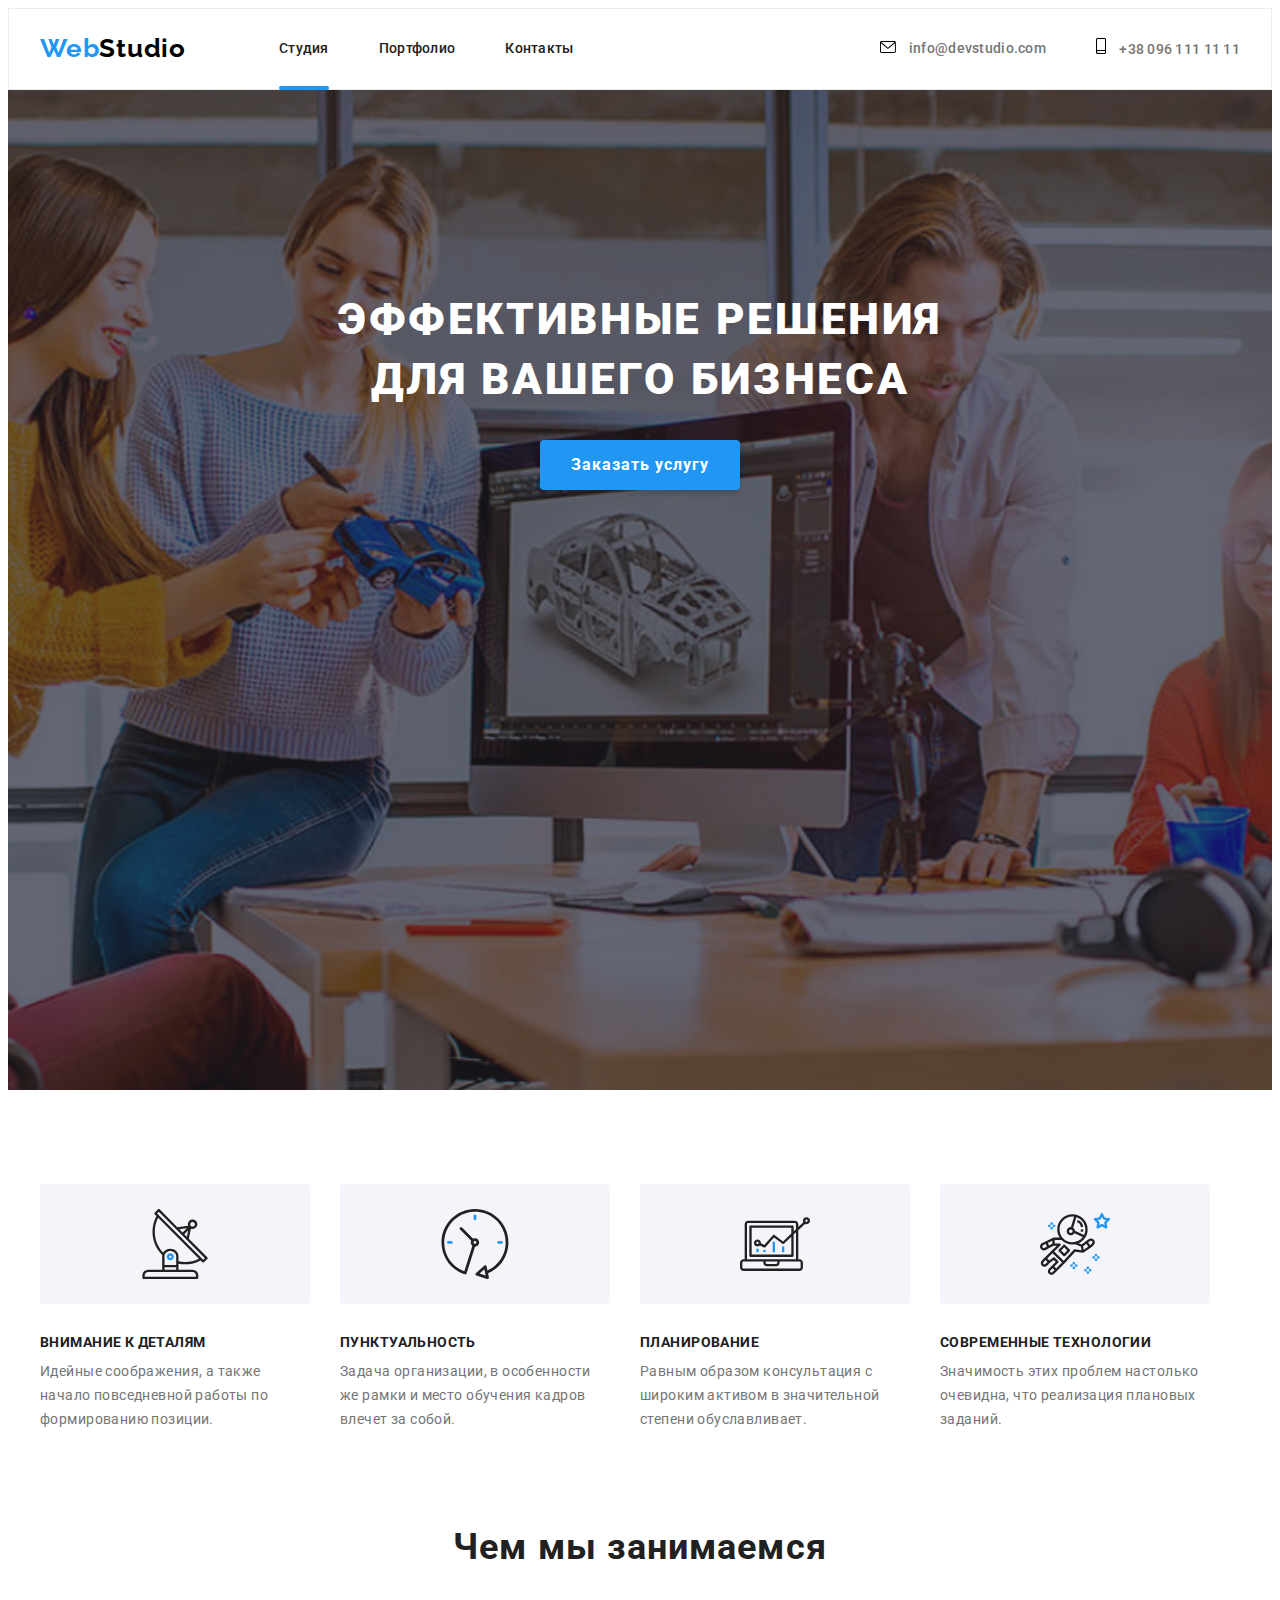
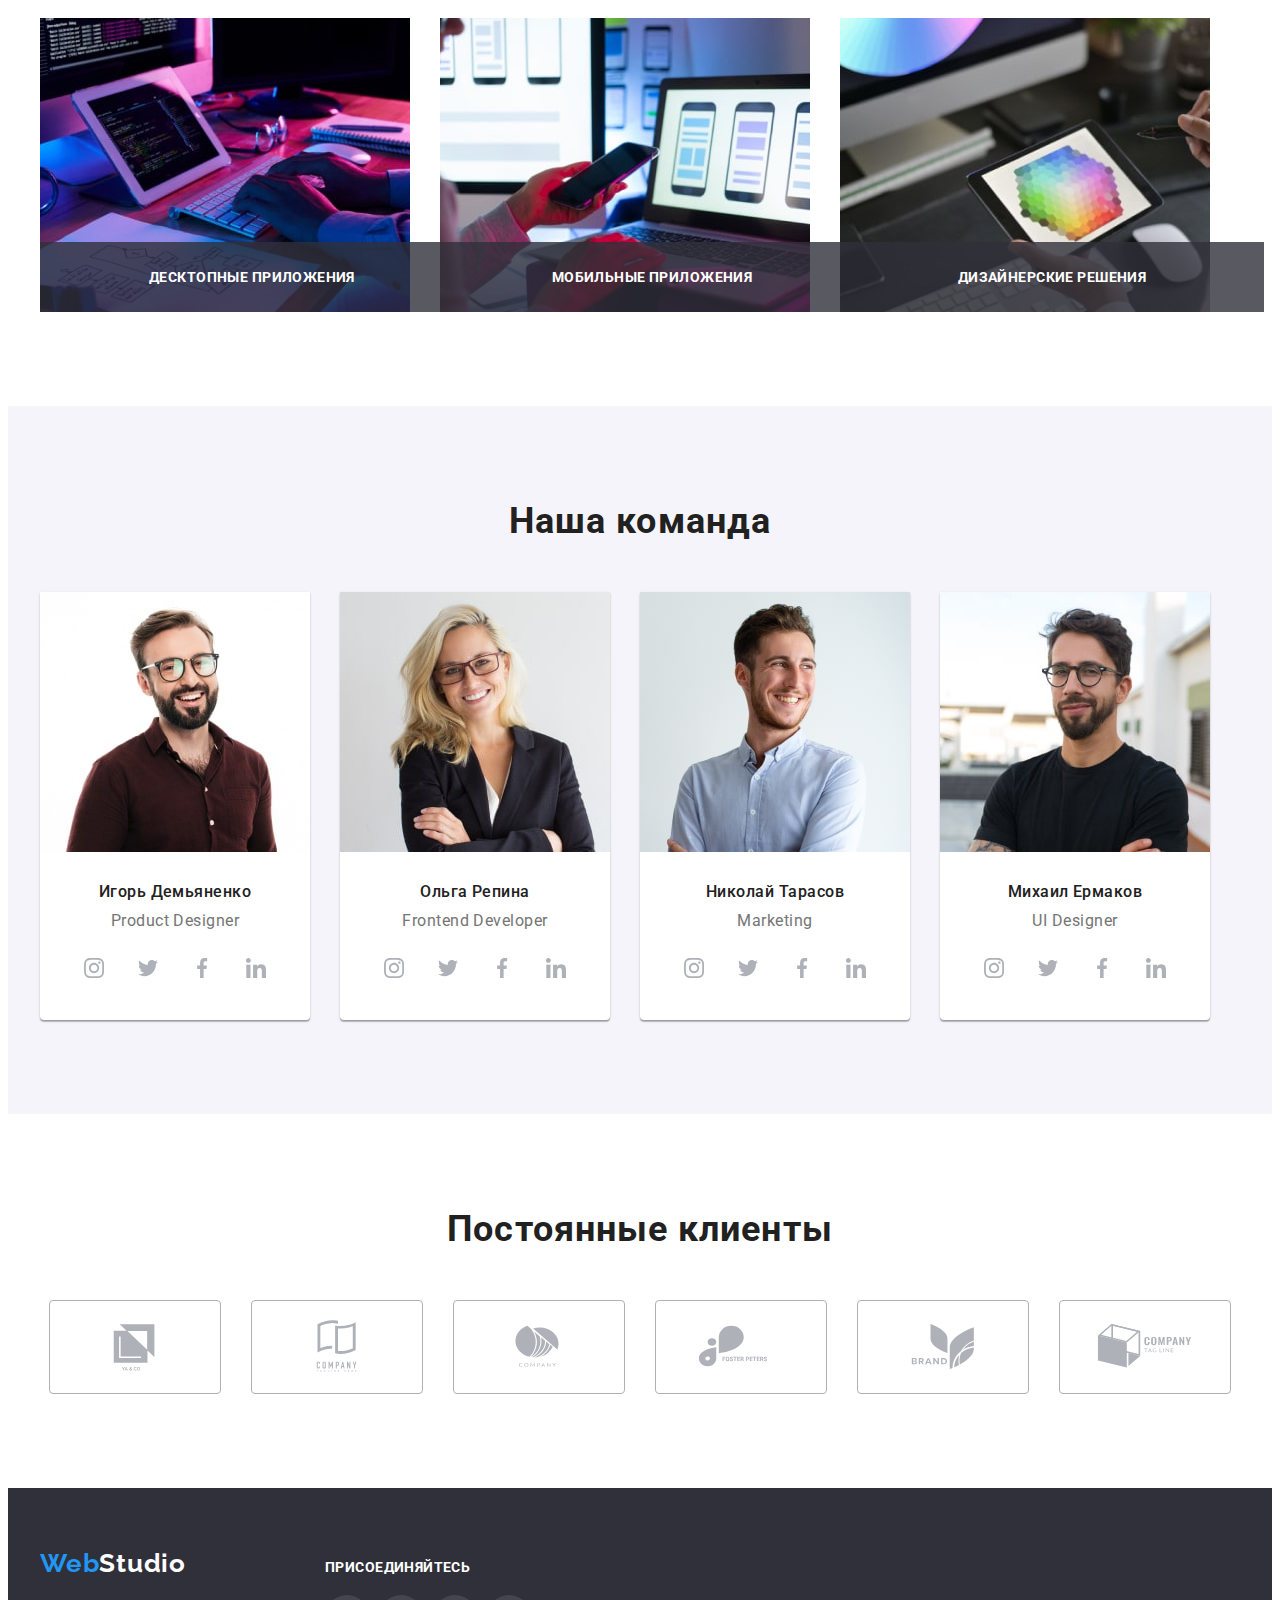
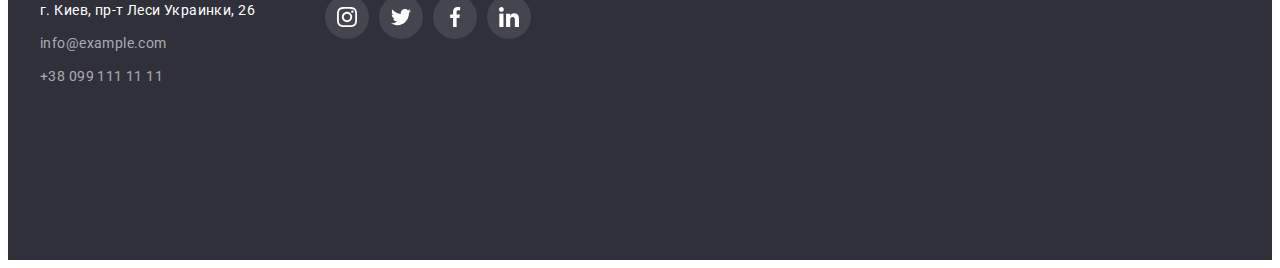
<file: index.html>
<!DOCTYPE html>
<html lang="ru">

<head>
    <meta charset="UTF-8">
    <meta http-equiv="X-UA-Compatible" content="IE=edge">
    <meta name="viewport" content="width=device-width, initial-scale=1.0">
    <title>WebStudio</title>
    <link rel="preconnect" href="https://fonts.googleapis.com">
    <link rel="preconnect" href="https://fonts.gstatic.com" crossorigin>
    <link href="https://fonts.googleapis.com/css2?family=Raleway:wght@700&family=Roboto:wght@400;500;700;900&display=swap"
        rel="stylesheet">
        <link rel="stylesheet" href="https://cdnjs.cloudflare.com/ajax/libs/modern-normalize/1.1.0/modern-normalize.min.css"
            integrity="sha512-wpPYUAdjBVSE4KJnH1VR1HeZfpl1ub8YT/NKx4PuQ5NmX2tKuGu6U/JRp5y+Y8XG2tV+wKQpNHVUX03MfMFn9Q=="
            crossorigin="anonymous" referrerpolicy="no-referrer" />
        <link rel="stylesheet" href="./css/styles.css">
</head>

<body>
    <!-- Шапка/HEADER ------------------------------------------->
    <header class="header">
        <div class="container header-container">
            <nav class="navigation">
                <div class="logo">
                    <a class="logo-part-1" href="">Web</a><a class="logo-part-2" href="">Studio</a>
                </div>
                <ul class="header-list">
                    <li class="header-item"><a href="./index.html" class="current header-link">Студия</a></li>
                    <li class="header-item"><a href="./portfolio.html" class="header-link">Портфолио</a></li>
                    <li class="header-item"><a href="" class="header-link">Контакты</a></li>
                </ul>
            </nav>
            <ul class="header-contacts">
                <li class="header-contacts-mail">
                    <a class="header-mail" href="mailto:info@devstudio.com">
                        <svg class="header-icon" width="16" height="12">
                            <use href="./images/header-icons.svg#icon-envelope"></use>
                        </svg>
                        info@devstudio.com
                    </a>
                </li>


                <li class="header-contacts-tel">
                    <a class="header-tel" href="tel:+380961111111">
                        <svg class="header-icon" width="10" height="16">
                            <use href="./images/header-icons.svg#icon-smartphone"></use>
                        </svg>
                        +38 096 111 11 11
                    </a>
                </li>
            </ul>
        </div>
    </header>
    <main>
        <!-- Первая страничка/HERO ------------------------------>
        <section class="hero">
            <div class="container hero-container">
                <h1 class="hero-title">Эффективные решения <br> для вашего бизнеса</h1>
                <div class="hero-button">
                <button type="button" class="hero-btn" data-modal-open>Заказать услугу</button>
                </div>
            </div>
        </section>
        <!-- Преимущества/BENEFITS ------------------------------>
        <section class="benefits">
            <div class="container">
                <ul class="benefits-list">
                    <li class="benefits-item">
                        <div class="icon-background">
                            <svg class="benefits-icon" width="70" height="70">
                                <use href="./images/benefits-icons.svg#icon-antenna-1"></use>
                            </svg>
                        </div>
                        <h3 class="benefits-item-title">Внимание к деталям</h3>
                        <p class="benefits-item-text"> Идейные соображения, а также начало повседневной работы
                            по формированию позиции.
                        </p>
                    </li>
                    <li class="benefits-item">
                        <div class="icon-background">
                            <svg class="benefits-icon" width="70" height="70">
                                <use href="./images/benefits-icons.svg#icon-clock-1"></use>
                            </svg>
                        </div>
                        <h3 class="benefits-item-title">Пунктуальность</h3>
                        <p class="benefits-item-text">
                            Задача организации, в особенности же рамки и место
                            обучения кадров влечет за собой.
                        </p>
                    </li>
                    <li class="benefits-item">
                        <div class="icon-background">
                            <svg class="benefits-icon" width="70" height="70">
                                <use href="./images/benefits-icons.svg#icon-diagram-1"></use>
                            </svg>
                        </div>
                        <h3 class="benefits-item-title">Планирование</h3>
                        <p class="benefits-item-text">
                            Равным образом консультация с широким активом
                            в значительной степени обуславливает.
                        </p>
                    </li>
                    <li class="benefits-item">
                        <div class="icon-background">
                            <svg class="benefits-icon" width="70" height="70">
                                <use href="./images/benefits-icons.svg#icon-astronaut-1"></use>
                            </svg>
                        </div>
                        <h3 class="benefits-item-title">Современные технологии</h3>
                        <p class="benefits-item-text">
                            Значимость этих проблем настолько очевидна,
                            что реализация плановых заданий.
                        </p>
                    </li>
                </ul>
            </div>
        </section>
        <!-- Что мы делаем/WHAT WE DO ------------------------------>
        <section class="what-we-do">
            <div class="container">
                <h2 class="what-we-do-title">Чем мы занимаемся</h2>
                <ul class="what-we-do-list">
                    <li class="what-we-do-item">
                            <img 
                            src="./images/dev-work-1.jpg" 
                            alt="Разработчик пишет код" 
                            width="370" 
                            height="294"
                            class="what-we-do-img">
                            <p class="what-we-do-top-text">Десктопные приложения</p>    
                    </li>
                    <li class="what-we-do-item">
                        <img 
                        src="./images/dev-work-2.jpg" 
                        alt="Разработчик теститрует приложение" 
                        width="370" 
                        height="294"
                        class="what-we-do-img">
                        <p class="what-we-do-top-text">Мобильные приложения</p>
                    </li>
                    <li class="what-we-do-item">
                        <img 
                        src="./images/dev-work-3.jpg" 
                        alt="Работа с цветом и дизайном" 
                        width="370" 
                        height="294"
                        class="what-we-do-img">
                        <p class="what-we-do-top-text">Дизайнерские решения</p>
                    </li>
                </ul>
            </div>
        </section>
        <!-- Команда/TEAM ------------------------------>
        <section class="team">
            <div class="container">
                <h2 class="team-title">Наша команда</h2>
                <ul class="team-list">
                    <li class="team-item">
                        <img src="./images/product-designer.jpg" 
                        alt="Продакт дизайнер" 
                        width="270" 
                        height="260"
                        class="team-img">
                        <div class="team-text-container">
                            <p class="team-text">Игорь Демьяненко</p>
                            <p lang="en" class="team-position-text">Product Designer</p>
                            <ul class="team-social-list list">
                                <li class="team-social-item">
                                    <a href="" class="team-social-link">
                                        <svg class="team-social-icon" width="20" height="20">
                                            <use href="./images/icons.svg#icon-instagram-2-2"></use>
                                        </svg>
                                    </a>
                                </li>
                                <li class="team-social-item">
                                    <a href="" class="team-social-link">
                                        <svg class="team-social-icon" width="20" height="20">
                                            <use href="./images/icons.svg#icon-twitter-1"></use>
                                        </svg>
                                    </a>
                                </li>
                                <li class="team-social-item">
                                    <a href="" class="team-social-link">
                                        <svg class="team-social-icon" width="20" height="20">
                                            <use href="./images/icons.svg#icon-facebook-1-1"></use>
                                        </svg>
                                    </a>
                                </li>
                                <li class="team-social-item">
                                    <a href="" class="team-social-link">
                                        <svg class="team-social-icon" width="20" height="20">
                                            <use href="./images/icons.svg#icon-linkedin-1-1"></use>
                                        </svg>
                                    </a>
                                </li>
                            </ul>
                        </div>
                    </li>
                    <li class="team-item">
                        <img src="./images/frontend-developer.jpg" 
                        alt="Фронтэнд разработчик" 
                        width="270" 
                        height="260"
                        class="team-img">
                        <div class="team-text-container">
                            <p class="team-text">Ольга Репина</p>
                            <p lang="en" class="team-position-text">Frontend Developer</p>
                            <ul class="team-social-list list">
                                <li class="team-social-item">
                                    <a href="" class="team-social-link">
                                        <svg class="team-social-icon" width="20" height="20">
                                            <use href="./images/icons.svg#icon-instagram-2-2"></use>
                                        </svg>
                                    </a>
                                </li>
                                <li class="team-social-item">
                                    <a href="" class="team-social-link">
                                        <svg class="team-social-icon" width="20" height="20">
                                            <use href="./images/icons.svg#icon-twitter-1"></use>
                                        </svg>
                                    </a>
                                </li>
                                <li class="team-social-item">
                                    <a href="" class="team-social-link">
                                        <svg class="team-social-icon" width="20" height="20">
                                            <use href="./images/icons.svg#icon-facebook-1-1"></use>
                                        </svg>
                                    </a>
                                </li>
                                <li class="team-social-item">
                                    <a href="" class="team-social-link">
                                        <svg class="team-social-icon" width="20" height="20">
                                            <use href="./images/icons.svg#icon-linkedin-1-1"></use>
                                        </svg>
                                    </a>
                                </li>
                            </ul>
                        </div>


                    </li>
                    <li class="team-item">
                        <img src="./images/marketing.jpg" 
                        alt="Маркетолог" 
                        width="270" 
                        height="260"
                        class="team-img">
                        <div class="team-text-container">
                            <p class="team-text">Николай Тарасов</p>
                            <p lang="en" class="team-position-text">Marketing</p>
                            <ul class="team-social-list list">
                                <li class="team-social-item">
                                    <a href="" class="team-social-link">
                                        <svg class="team-social-icon" width="20" height="20">
                                            <use href="./images/icons.svg#icon-instagram-2-2"></use>
                                        </svg>
                                    </a>
                                </li>
                                <li class="team-social-item">
                                    <a href="" class="team-social-link">
                                        <svg class="team-social-icon" width="20" height="20">
                                            <use href="./images/icons.svg#icon-twitter-1"></use>
                                        </svg>
                                    </a>
                                </li>
                                <li class="team-social-item">
                                    <a href="" class="team-social-link">
                                        <svg class="team-social-icon" width="20" height="20">
                                            <use href="./images/icons.svg#icon-facebook-1-1"></use>
                                        </svg>
                                    </a>
                                </li>
                                <li class="team-social-item">
                                    <a href="" class="team-social-link">
                                        <svg class="team-social-icon" width="20" height="20">
                                            <use href="./images/icons.svg#icon-linkedin-1-1"></use>
                                        </svg>
                                    </a>
                                </li>
                            </ul>
                        </div>

                    </li>
                    <li class="team-item">
                        <img src="./images/ui-designer.jpg" 
                        alt="UI Designer" 
                        width="270" 
                        height="260"
                        class="team-img">
                        <div class="team-text-container">
                            <p class="team-text">Михаил Ермаков</p>
                            <p lang="en" class="team-position-text">UI Designer</p>
                            <ul class="team-social-list list">
                                <li class="team-social-item">
                                    <a href="" class="team-social-link">
                                        <svg class="team-social-icon" width="20" height="20">
                                            <use href="./images/icons.svg#icon-instagram-2-2"></use>
                                        </svg>
                                    </a>
                                </li>
                                <li class="team-social-item">
                                    <a href="" class="team-social-link">
                                        <svg class="team-social-icon" width="20" height="20">
                                            <use href="./images/icons.svg#icon-twitter-1"></use>
                                        </svg>
                                    </a>
                                </li>
                                <li class="team-social-item">
                                    <a href="" class="team-social-link">
                                        <svg class="team-social-icon" width="20" height="20">
                                            <use href="./images/icons.svg#icon-facebook-1-1"></use>
                                        </svg>
                                    </a>
                                </li>
                                <li class="team-social-item">
                                    <a href="" class="team-social-link">
                                        <svg class="team-social-icon" width="20" height="20">
                                            <use href="./images/icons.svg#icon-linkedin-1-1"></use>
                                        </svg>
                                    </a>
                                </li>
                            </ul>
                        </div>
                    </li>
                </ul>
            </div>
        </section>
        <!-- Клиенты/CLIENTS ------------------------------>
        <section class="clients">
            <div class="container">
                <h2 class="clients-title">Постоянные клиенты</h2>
                <ul class="clients-list">
                    <li class="clients-item">
                        <a href="" class="clients-item-link">
                            <svg class="clients-logo" width="106" height="60">
                                <use href="./images/client-icons.svg#icon-Logo"></use>
                            </svg>
                        </a>
                    </li>
                    <li class="clients-item">
                        <a href="" class="clients-item-link">
                            <svg class="clients-logo" width="106" height="60">
                                <use href="./images/client-icons.svg#icon-Logo-1"></use>
                            </svg>
                        </a>
                    </li>
                    <li class="clients-item">
                        <a href="" class="clients-item-link">
                            <svg class="clients-logo" width="106" height="60">
                                <use href="./images/client-icons.svg#icon-Logo-2"></use>
                            </svg>
                        </a>
                    </li>
                    <li class="clients-item">
                        <a href="" class="clients-item-link">
                            <svg class="clients-logo" width="106" height="60">
                                <use href="./images/client-icons.svg#icon-Logo-3"></use>
                            </svg>
                        </a>
                    </li>
                    <li class="clients-item"><a href="" class="clients-item-link">
                        <svg class="clients-logo" width="106" height="60">
                            <use href="./images/client-icons.svg#icon-Logo-4"></use>
                        </svg>
                    </a></li>
                    <li class="clients-item"><a href="" class="clients-item-link">
                        <svg class="clients-logo" width="106" height="60">
                            <use href="./images/client-icons.svg#icon-Logo-5"></use>
                        </svg>
                    </a></li>
                </ul>
            </div>
        </section>

    </main>
    <!-- Футер/FOOTER ------------------------------>
    <footer class="footer">
        <div class="container footer-container">
            <div class="footer-part-1">
                <div class="footer-logo">
                    <a class="logo-part-1" href="">Web</a><a class="logo-part-3" href="">Studio</a>
                </div>
                <address class="adress">
                    <ul class="footer-list">
                        <li class="footer-item">
                            <a href="https://goo.gl/maps/hSURDnSNpB8HD9zd6" target="_blank"
                                rel="noopener noreferrer nofollow" class="footer-adress">г. Киев, пр-т Леси Украинки, 26</a>
                        </li>
                        <li class="footer-item">
                            <a href="mailto:info@example.com" class="footer-mail">info@example.com</a>
                        </li>
                        <li class="footer-item">
                            <a href="tel:+380991111111" class="footer-tel">+38 099 111 11 11</a>
                        </li>
                    </ul>
                </address>
            </div>
            <div class="footer-part-2">
                <p class="footer-text">присоединяйтесь</p>
                <ul class="footer-social-list list">
                    <li class="footer-social-item">
                        <a href="" class="footer-social-link">
                            <svg class="footer-social-icon" width="20" height="20">
                                <use href="./images/icons.svg#icon-instagram-2-2"></use>
                            </svg>
                        </a>
                    </li>
                    <li class="footer-social-item">
                        <a href="" class="footer-social-link">
                            <svg class="footer-social-icon" width="20" height="20">
                                <use href="./images/icons.svg#icon-twitter-1"></use>
                            </svg>
                        </a>
                    </li>
                    <li class="footer-social-item">
                        <a href="" class="footer-social-link">
                            <svg class="footer-social-icon" width="20" height="20">
                                <use href="./images/icons.svg#icon-facebook-1-1"></use>
                            </svg>
                        </a>
                    </li>
                    <li class="footer-social-item">
                        <a href="" class="footer-social-link">
                            <svg class="footer-social-icon" width="20" height="20">
                                <use href="./images/icons.svg#icon-linkedin-1-1"></use>
                            </svg>
                        </a>
                    </li>
                </ul>
            </div>
        </div>
    </footer>

    <!-- BACKDROP ------------------------------------->
    <div class="backdrop is-hidden" data-modal>
        <div class="modal">
            <button type="button" class="modal-close-btn" data-modal-close>
                <svg class="modal-close-icon" width="18" height="18">
                    <use href="./images/close-icon.svg#icon-close-black-18dp-2-1"></use>
                </svg>
            </button>
        </div>
    </div>
    <script>
        (() => {
            const refs = {
                openModalBtn: document.querySelector("[data-modal-open]"),
                closeModalBtn: document.querySelector("[data-modal-close]"),
                modal: document.querySelector("[data-modal]"),
            };

            refs.openModalBtn.addEventListener("click", toggleModal);
            refs.closeModalBtn.addEventListener("click", toggleModal);

            function toggleModal() {
                refs.modal.classList.toggle("is-hidden");
            }
        })();
    </script>


</body>

</html>
</file>
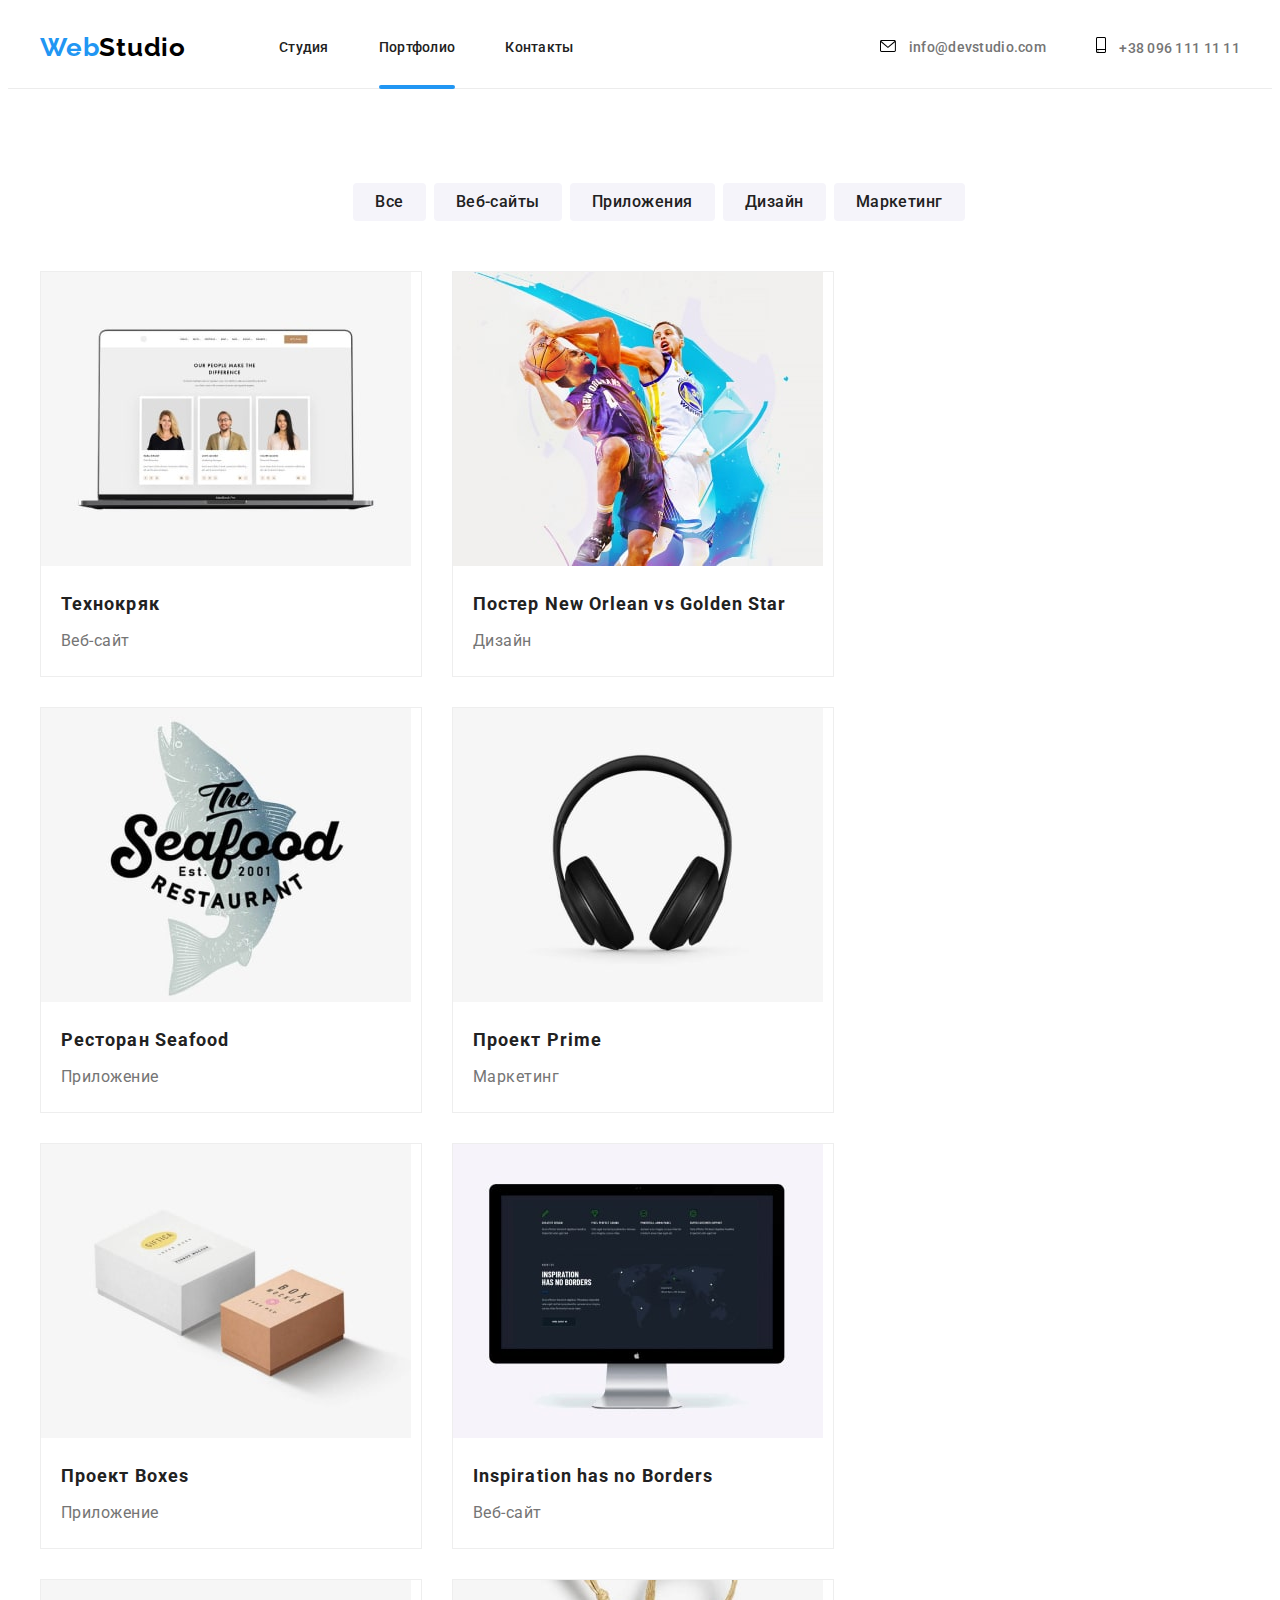
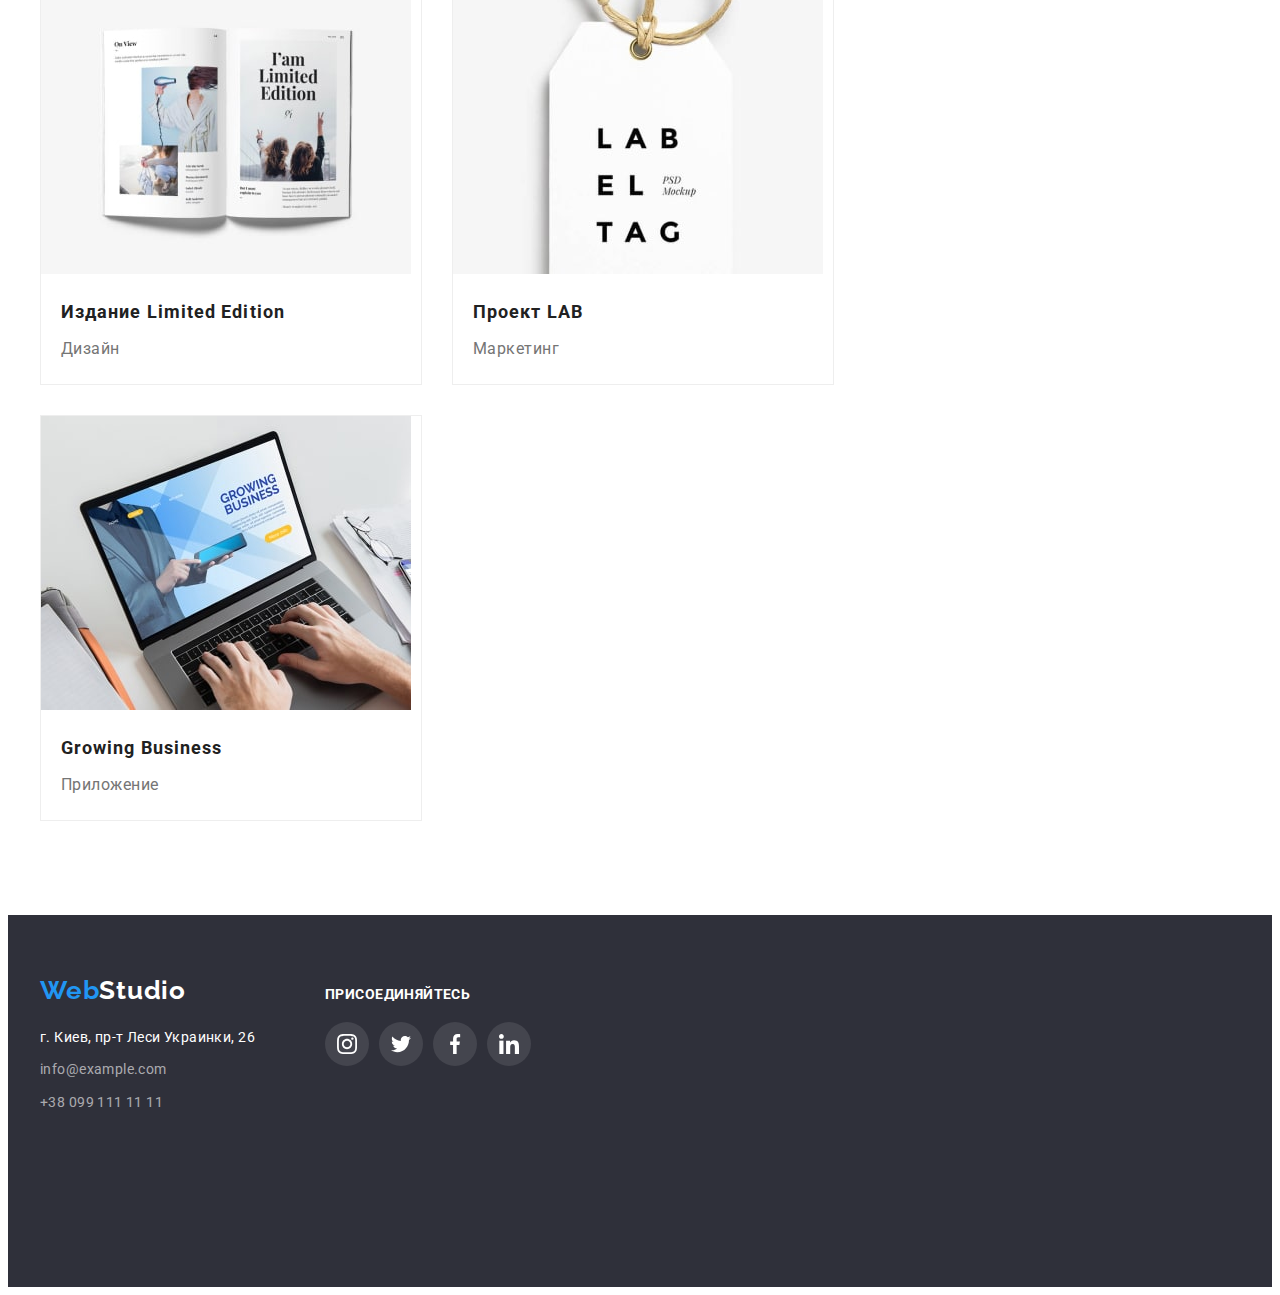
<file: portfolio.html>
<!DOCTYPE html>
<html lang="ru">

    <head>
        <meta charset="UTF-8">
        <meta http-equiv="X-UA-Compatible" content="IE=edge">
        <meta name="viewport" content="width=device-width, initial-scale=1.0">
        <title>Portfolio</title>
        <link rel="preconnect" href="https://fonts.googleapis.com">
        <link rel="preconnect" href="https://fonts.gstatic.com" crossorigin>
        <link
            href="https://fonts.googleapis.com/css2?family=Raleway:wght@700&family=Roboto:wght@400;500;700;900&display=swap"
            rel="stylesheet">
            <link rel="stylesheet" href="https://cdnjs.cloudflare.com/ajax/libs/modern-normalize/1.1.0/modern-normalize.min.css"
                integrity="sha512-wpPYUAdjBVSE4KJnH1VR1HeZfpl1ub8YT/NKx4PuQ5NmX2tKuGu6U/JRp5y+Y8XG2tV+wKQpNHVUX03MfMFn9Q=="
                crossorigin="anonymous" referrerpolicy="no-referrer" />
        <link rel="stylesheet" href="./css/portfolio.css">
    </head>

    <body>
            <!-- Шапка/HEADER ------------------------------------------->
            <header class="header">
                <div class="container header-container">
                    <nav class="navigation">
                        <div class="logo">
                            <a class="logo-part-1" href="">Web</a><a class="logo-part-2" href="">Studio</a>
                        </div>
                        <ul class="header-list">
                            <li class="header-item"><a href="./index.html" class="header-link">Студия</a></li>
                            <li class="header-item"><a href="./portfolio.html" class="current header-link">Портфолио</a></li>
                            <li class="header-item"><a href="" class="header-link">Контакты</a></li>
                        </ul>
                    </nav>
                    <ul class="header-contacts">
                        <li class="header-contacts-mail">
                            <a class="header-mail" href="mailto:info@devstudio.com">
                                <svg class="header-icon" width="16" height="12">
                                    <use href="./images/header-icons.svg#icon-envelope"></use>
                                </svg>
                                info@devstudio.com
                            </a>
                        </li>
                    
                    
                        <li class="header-contacts-tel">
                            <a class="header-tel" href="tel:+380961111111">
                                <svg class="header-icon" width="10" height="16">
                                    <use href="./images/header-icons.svg#icon-smartphone"></use>
                                </svg>
                                +38 096 111 11 11
                            </a>
                        </li>
                    </ul>
                </div>
            </header>

        <main>
            <!-- Фильтры/FILTERS ------------------------------------------->
            <section class="filters">
                <div class="container">
                    <div class="filters-button-container container">
                        <ul class="filters-list">
                            <li class="filters-item">
                                <button type="button" class="filters-button">Все</button>
                            </li>
                            <li class="filters-item">
                                <button type="button" class="filters-button">Веб-сайты</button>
                            </li>
                            <li class="filters-item">
                                <button type="button" class="filters-button">Приложения</button>
                            </li>
                            <li class="filters-item">
                                <button type="button" class="filters-button">Дизайн</button>
                            </li>
                            <li class="filters-item">
                                <button type="button" class="filters-button">Маркетинг</button>
                            </li>
                        </ul>
                    </div>
                
                 <!-- Продукты/PRODUCTS ------------------------------------------->
                
                    <ul class="products-list">
                        <li class="products-item">
                            
                                <a href="" class="product-link">
                                    <div class="products-wrap">
                                        <img src="./portfolio-images/laptop-1.jpg" 
                                        alt="Лаптоп" 
                                        class="products-img"
                                        width="370"
                                        >   
                                        <p class="product-text">Технокряк это современная площадка распространения коронавируса.
                                            Компании используют эту платформу для цифрового
                                            шпионажа и атак на защищённые сервера конкурентов.</p>
                                    </div>
                                        <div class="product-text-container">
                                            <h3 class="product-name">Технокряк</h3>
                                            <p class="product">Веб-сайт</p>
                                        </div>   
                                </a>
                        </li>
                        <li class="products-item">
                            <a href="" class="product-link">
                                <div class="products-wrap">
                                        <img src="./portfolio-images/basketball.jpg" 
                                        alt="Баскетболисты" 
                                        class="products-img"
                                        width="370"
                                        >
                                        <p class="product-text">Технокряк это современная площадка распространения коронавируса.
                                            Компании используют эту платформу для цифрового
                                            шпионажа и атак на защищённые сервера конкурентов.</p>
                                </div>
                                <div class="product-text-container">
                                    <h3 class="product-name">Постер New Orlean vs Golden Star</h3>
                                    <p class="product">Дизайн</p>
                                </div>
                            </a>
                        </li>
                        <li class="products-item">
                            <a href="" class="product-link">
                                <div class="products-wrap">
                                    <img src="./portfolio-images/seafood.jpg" 
                                    alt="Морская еда" 
                                    class="products-img"
                                    width="370"
                                    >
                                    <p class="product-text">Технокряк это современная площадка распространения коронавируса.
                                        Компании используют эту платформу для цифрового
                                        шпионажа и атак на защищённые сервера конкурентов.</p>
                                </div>
                                <div class="product-text-container">
                                    <h3 class="product-name">Ресторан Seafood</h3>
                                    <p class="product">Приложение</p>
                                </div>
                            </a>
                        </li>
                        <li class="products-item">
                            <a href="" class="product-link">
                                <div class="products-wrap">
                                    <img src="./portfolio-images/headphones.jpg" 
                                    alt="Наушники" 
                                    class="products-img"
                                    width="370"
                                    >
                                    <p class="product-text">Технокряк это современная площадка распространения коронавируса.
                                        Компании используют эту платформу для цифрового
                                        шпионажа и атак на защищённые сервера конкурентов.</p>
                                </div>
                                <div class="product-text-container">
                                    <h3 class="product-name">Проект Prime</h3>
                                    <p class="product">Маркетинг</p>
                                </div>
                            </a>
                        </li>
                        <li class="products-item">
                            <a href="" class="product-link">
                                <div class="products-wrap">
                                    <img src="./portfolio-images/box.jpg" 
                                    alt="Коробки" 
                                    class="products-img"  
                                    width="370"
                                    >
                                    <p class="product-text">Технокряк это современная площадка распространения коронавируса.
                                        Компании используют эту платформу для цифрового
                                        шпионажа и атак на защищённые сервера конкурентов.</p>
                                </div>
                                <div class="product-text-container">
                                    <h3 class="product-name">Проект Boxes</h3>
                                    <p class="product">Приложение</p>
                                </div>
                            </a>
                        </li>
                        <li class="products-item">
                            <a href="" class="product-link">
                                <div class="products-wrap">
                                    <img src="./portfolio-images/screen.jpg" 
                                    alt="Экран" 
                                    class="products-img"
                                    width="370"
                                    >
                                    <p class="product-text">Технокряк это современная площадка распространения коронавируса.
                                        Компании используют эту платформу для цифрового
                                        шпионажа и атак на защищённые сервера конкурентов.</p>
                                </div>
                                <div class="product-text-container">
                                    <h3 class="product-name">Inspiration has no Borders</h3>
                                    <p class="product">Веб-сайт</p>
                                </div>
                            </a>
                        </li>
                        <li class="products-item">
                            <a href="" class="product-link">
                                <div class="products-wrap">
                                    <img src="./portfolio-images/book.jpg" 
                                    alt="Книга" 
                                    class="products-img"
                                    width="370"
                                    >
                                    <p class="product-text">Технокряк это современная площадка распространения коронавируса.
                                        Компании используют эту платформу для цифрового
                                        шпионажа и атак на защищённые сервера конкурентов.</p>
                                </div>
                                <div class="product-text-container">
                                    <h3 class="product-name">Издание Limited Edition</h3>
                                    <p class="product">Дизайн</p>
                                </div>
                            </a>
                        </li>
                        <li class="products-item">
                            <a href="" class="product-link">
                                <div class="products-wrap">
                                    <img src="./portfolio-images/branding.jpg" 
                                    alt="Брендирование" 
                                    class="products-img"
                                    width="370"
                                    >
                                    <p class="product-text">Технокряк это современная площадка распространения коронавируса.
                                        Компании используют эту платформу для цифрового
                                        шпионажа и атак на защищённые сервера конкурентов.</p>
                                </div>
                                <div class="product-text-container">
                                    <h3 class="product-name">Проект LAB</h3>
                                    <p class="product">Маркетинг</p>
                                </div>
                            </a>
                        </li>
                        <li class="products-item">
                            <a href="" class="product-link">
                                <div class="products-wrap">
                                    <img src="./portfolio-images/laptop-2.jpg" 
                                    alt="Лаптоп-2" 
                                    class="products-img"
                                    width="370"
                                    >
                                    <p class="product-text">Технокряк это современная площадка распространения коронавируса.
                                        Компании используют эту платформу для цифрового
                                        шпионажа и атак на защищённые сервера конкурентов.</p>
                                </div>
                                <div class="product-text-container">
                                    <h3 class="product-name">Growing Business</h3>
                                    <p class="product">Приложение</p>
                                </div>
                            </a>
                        </li>
                    </ul>
                </div>
            </section>

        </main>
                <!-- Футер/FOOTER ------------------------------>
                <footer class="footer">
                    <div class="container footer-container">
                        <div class="footer-part-1">
                            <div class="footer-logo">
                                <a class="logo-part-1" href="">Web</a><a class="logo-part-3" href="">Studio</a>
                            </div>
                            <address class="adress">
                                <ul class="footer-list">
                                    <li class="footer-item">
                                        <a href="https://goo.gl/maps/hSURDnSNpB8HD9zd6" target="_blank" rel="noopener noreferrer nofollow"
                                            class="footer-adress">г. Киев, пр-т Леси Украинки, 26</a>
                                    </li>
                                    <li class="footer-item">
                                        <a href="mailto:info@example.com" class="footer-mail">info@example.com</a>
                                    </li>
                                    <li class="footer-item">
                                        <a href="tel:+380991111111" class="footer-tel">+38 099 111 11 11</a>
                                    </li>
                                </ul>
                            </address>
                        </div>
                        <div class="footer-part-2">
                            <p class="footer-text">присоединяйтесь</p>
                            <ul class="footer-social-list list">
                                <li class="footer-social-item">
                                    <a href="" class="footer-social-link">
                                        <svg class="footer-social-icon" width="20" height="20">
                                            <use href="./images/icons.svg#icon-instagram-2-2"></use>
                                        </svg>
                                    </a>
                                </li>
                                <li class="footer-social-item">
                                    <a href="" class="footer-social-link">
                                        <svg class="footer-social-icon" width="20" height="20">
                                            <use href="./images/icons.svg#icon-twitter-1"></use>
                                        </svg>
                                    </a>
                                </li>
                                <li class="footer-social-item">
                                    <a href="" class="footer-social-link">
                                        <svg class="footer-social-icon" width="20" height="20">
                                            <use href="./images/icons.svg#icon-facebook-1-1"></use>
                                        </svg>
                                    </a>
                                </li>
                                <li class="footer-social-item">
                                    <a href="" class="footer-social-link">
                                        <svg class="footer-social-icon" width="20" height="20">
                                            <use href="./images/icons.svg#icon-linkedin-1-1"></use>
                                        </svg>
                                    </a>
                                </li>
                            </ul>
                        </div>
                    </div>
                </footer>          
    </body>

</html>
</file>
<file: css/styles.css>
body {
  font-family: "Roboto", sans-serif;
  color: white;
}

a {
  text-decoration: none;
}

li {
  list-style: none;
}

p,
h1,
h2,
h3,
h4,
h5,
h6 {
  margin: 0;
}

img {
  display: block;
}

ul {
  margin: 0;
  padding: 0;
}

.container {
  width: 1200px;
  padding-left: 15px;
  padding-right: 15px;
  margin: 0 auto;
  /* outline: 2px solid red; */
}

:root {
  --accent-color: #2196f3;
  --header-grey: #757575;
  --project-black: #212121;
}

/* <!-- Шапка/HEADER -------------------------------------------> */

.header {
  font-weight: 600;
  font-size: 12px;
  line-height: 1.33;
  letter-spacing: 0.1em;
  padding-top: 24px;
  padding-bottom: 25px;
  border: 1px solid #ececec;
  /* position: fixed;
  width: 100%; */
  /* padding-left: 215px; */
}

.header-container {
  display: flex;
  align-items: center;
}

.navigation {
  display: flex;
  align-items: center;
}

.logo {
  margin-right: 93px;
}

.logo-part-1 {
  font-family: "Raleway", sans-serif;
  font-weight: bold;
  font-size: 26px;
  line-height: calc(31 / 26);
  letter-spacing: 0.03em;
  color: var(--accent-color);
}

.logo-part-2 {
  font-family: "Raleway", sans-serif;
  font-weight: bold;
  font-size: 26px;
  line-height: calc(31 / 26);
  letter-spacing: 0.03em;
  color: #000000;
}

.header-list {
  display: flex;
  align-items: center;
}

.header-item + .header-item {
  margin-left: 50px;
}

.current {
  color: var(--accent-color);
  position: relative;
}

.current::after {
  content: "";
  width: 100%;
  height: 4px;
  border-radius: 2px;
  position: absolute;
  background-color: var(--accent-color);
  left: 0;
  bottom: -34px;
}

.header-link {
  font-weight: 500;
  font-size: 14px;
  line-height: calc(16 / 14);
  letter-spacing: 0.02em;
  color: var(--project-black);
  transition: color 250ms cubic-bezier(0.4, 0, 0.2, 1);
}

.header-link:hover,
.header-link:focus {
  color: var(--accent-color);
}

.header-contacts {
  margin-left: auto;
  display: flex;
  align-items: center;
  /* transition: color 250ms linear; */
}

.header-contacts-mail {
  display: flex;
  align-items: center;
}

.header-mail {
  font-weight: 500;
  font-size: 14px;
  line-height: calc(16 / 14);
  letter-spacing: 0.02em;
  color: var(--header-grey);
  align-items: center;
  transition: color 250ms cubic-bezier(0.4, 0, 0.2, 1);
}

.header-icon {
  margin-right: 10px;
  transition: 250ms cubic-bezier(0.4, 0, 0.2, 1);
}

.header-mail:hover .header-icon {
  fill: var(--accent-color);
}

.header-mail:focus .header-icon {
  fill: var(--accent-color);
}

.header-mail:hover,
.header-mail:focus {
  color: var(--accent-color);
}

.header-contacts-tel {
  align-items: center;
}

.header-tel {
  font-weight: 500;
  font-size: 14px;
  line-height: calc(16 / 14);
  letter-spacing: 0.02em;
  color: var(--header-grey);
  margin-left: 50px;
  align-items: center;
  transition: color 250ms cubic-bezier(0.4, 0, 0.2, 1);
}

.header-tel:hover .header-icon {
  fill: var(--accent-color);
}

.header-tel:focus .header-icon {
  fill: var(--accent-color);
}

.header-tel:hover,
.header-tel:focus {
  color: var(--accent-color);
}

/* Первая страничка/HERO--------------------------------------------- */

.hero {
  background-color: #2f303a;
  background-image: linear-gradient(
      rgba(47, 48, 58, 0.4),
      rgba(47, 48, 58, 0.4)
    ),
    url(../images/hero-background.jpg);
  background-repeat: no-repeat;
  background-position: center;
  background-size: cover;
  height: 600px;
  text-align: center;
  padding-bottom: 200px;
  padding-top: 200px;
}

.hero-title {
  font-weight: 900;
  font-size: 44px;
  line-height: 1.36;
  text-align: center;
  letter-spacing: 0.06em;
  text-transform: uppercase;
  color: #ffffff;
  margin: 0 auto;
  padding-bottom: 30px;
  width: 696px;
}

.hero-button {
  display: flex;
  align-items: center;
  /* padding: 350px 0 200px; */
  padding-bottom: 200px;
}

.hero-btn {
  font-family: inherit;
  font-weight: bold;
  font-size: 16px;
  line-height: 1.87;
  text-align: center;
  letter-spacing: 0.06em;
  margin: 0 auto;
  padding: 10px 0 10px 32px 0 32px;
  color: #ffffff;
  background: #2196f3;
  box-shadow: 0px 4px 4px rgba(0, 0, 0, 0.15);
  border-radius: 4px;
  border: none;
  width: 200px;
  height: 50px;
  cursor: pointer;
}

/* Преимущества/BENEFITS--------------------------------------------- */

.benefits {
  padding-top: 94px;
  padding-bottom: 94px;
}

.benefits-list {
  display: flex;
}

.benefits-item {
  width: 270px;
}

.benefits-item + .benefits-item {
  margin-left: 30px;
}

.icon-background {
  width: 270px;
  height: 120px;
  left: 215px;
  top: 774px;
  background: #f5f4fa;
  border-radius: 4px;
  margin-bottom: 30px;
  display: flex;
  align-items: center;
  justify-content: center;
}

/* .benefits-icon {
} */

.benefits-item-title {
  font-weight: 700;
  font-size: 14px;
  line-height: calc(16 / 14);
  letter-spacing: 0.03em;
  text-transform: uppercase;
  color: var(--project-black);
  margin-bottom: 10px;
}

.benefits-item-text {
  font-size: 14px;
  line-height: 1.71;
  letter-spacing: 0.03em;
  color: var(--header-grey);
}

/* Что мы делаем/WHAT WE DO--------------------------------------------- */

.what-we-do {
  padding-bottom: 94px;
}

.what-we-do-title {
  font-weight: 700;
  font-size: 36px;
  line-height: calc(42 / 36);
  text-align: center;
  letter-spacing: 0.03em;
  color: var(--project-black);
}

.what-we-do-list {
  display: flex;
  margin-top: 50px;
}

.what-we-do-item + .what-we-do-item {
  margin-left: 30px;
}

.what-we-do-item {
  position: relative;
}

.what-we-do-top-text {
  position: absolute;
  bottom: 0;
  display: flex;
  justify-content: center;
  align-items: center;
  font-weight: 700;
  font-size: 14px;
  line-height: calc(16 / 14);
  text-align: center;
  letter-spacing: 0.03em;
  text-transform: uppercase;
  color: #ffffff;
  background: rgba(47, 48, 58, 0.8);
  padding: 27px;
  width: 100%;
}

/* Команда/TEAM--------------------------------------------- */

.team {
  background-color: #f5f4fa;
  text-align: center;
  padding-top: 94px;
  padding-bottom: 94px;
}

.team-title {
  font-weight: 700;
  font-size: 36px;
  line-height: calc(42 / 36);
  text-align: center;
  letter-spacing: 0.03em;
  color: var(--project-black);
  margin-bottom: 50px;
}

.team-list {
  display: flex;
}

.team-item {
  background: #ffffff;
  box-shadow: 0px 1px 3px rgba(0, 0, 0, 0.12), 0px 1px 1px rgba(0, 0, 0, 0.14),
    0px 2px 1px rgba(0, 0, 0, 0.2);
  border-radius: 0px 0px 4px 4px;
  width: 270px;
  height: 428px;
  left: 215px;
  top: 1635px;
}

.team-item + .team-item {
  margin-left: 30px;
}

.team-text-container {
  padding-top: 30px;
  padding-bottom: 30px;
}

.team-text {
  font-weight: 500;
  font-size: 16px;
  line-height: calc(19 / 16);
  text-align: center;
  letter-spacing: 0.03em;
  color: var(--project-black);
  padding-bottom: 10px;
}

.team-position-text {
  font-weight: normal;
  font-size: 16px;
  line-height: calc(19 / 16);
  text-align: center;
  letter-spacing: 0.03em;
  color: var(--header-grey);
  margin-bottom: 16px;
}

.team-social-list {
  display: flex;
  justify-content: center;
}

.team-social-item + .team-social-item {
  margin-left: 10px;
}

.team-social-link {
  width: 44px;
  height: 44px;
  border-radius: 50%;
  display: flex;
  align-items: center;
  justify-content: center;
  background: rgba(255, 255, 255, 0.1);
  transition: 250ms cubic-bezier(0.4, 0, 0.2, 1);
}

.team-social-icon {
  fill: #afb1b8;
  transition: 250ms cubic-bezier(0.4, 0, 0.2, 1);
}

.team-social-link:hover,
.team-social-link:focus {
  background-color: var(--accent-color);
}

.team-social-link:hover .team-social-icon {
  fill: white;
}

.team-social-link:focus .team-social-icon {
  fill: white;
}

/* Клиенты/CLIENTS--------------------------------------------- */

.clients {
  text-align: center;
  padding-top: 94px;
  padding-bottom: 94px;
}

.clients-title {
  font-weight: 700;
  font-size: 36px;
  line-height: calc(42 / 36);
  text-align: center;
  letter-spacing: 0.03em;
  color: var(--project-black);
  margin-bottom: 50px;
}

.clients-list {
  display: flex;
  align-items: center;
  justify-content: center;
}

.clients-item {
  width: 170px;
  height: 92px;
  border: 1px solid #afb1b8;
  border-radius: 4px;
}

.clients-item:hover {
  border-color: var(--accent-color);
}

.clients-item + .clients-item {
  margin-left: 30px;
}

.clients-item-link {
  width: 170px;
  height: 92px;
  display: flex;
  align-items: center;
  justify-content: center;
  fill: #afb1b8;
  transition: color 250ms cubic-bezier(0.4, 0, 0.2, 1);
}

.clients-logo {
  transition: 250ms cubic-bezier(0.4, 0, 0.2, 1);
}

.clients-item-link:hover .clients-logo {
  fill: var(--accent-color);
  border-color: #afb1b8;
}

.clients-item-link:focus .clients-logo {
  fill: var(--accent-color);
  border-color: #afb1b8;
}

/* .clients-logo {
  width: 106px;
  height: 60px;
} */

/* Футер/FOOTER--------------------------------------------- */

.footer {
  background-color: #2f303a;
  height: 252px;
  padding-top: 60px;
  padding-bottom: 60px;
}

.footer-container {
  display: flex;
  align-items: baseline;
}

.logo-part-3 {
  font-family: "Raleway", sans-serif;
  font-weight: bold;
  font-size: 26px;
  line-height: calc(31 / 26);
  letter-spacing: 0.03em;
  color: #ffffff;
}

.footer-adress {
  font-style: normal;
  font-weight: normal;
  font-size: 14px;
  line-height: 1.71;
  letter-spacing: 0.03em;
  color: #ffffff;
}

.footer-list {
  margin-top: 20px;
}

.footer-item {
  margin-bottom: 9px;
}

.footer-mail {
  font-style: normal;
  font-weight: normal;
  font-size: 14px;
  line-height: 1.71;
  letter-spacing: 0.03em;
  color: rgba(255, 255, 255, 0.6);
}

.footer-tel {
  font-style: normal;
  font-weight: normal;
  font-size: 14px;
  line-height: 1.71;
  letter-spacing: 0.03em;
  color: rgba(255, 255, 255, 0.6);
}

.footer-part-2 {
  margin-left: 70px;
}

.footer-text {
  font-weight: 700;
  font-size: 14px;
  line-height: calc(16 / 14);
  letter-spacing: 0.03em;
  text-transform: uppercase;
  color: #ffffff;
}

.footer-social-list {
  display: flex;
  margin-top: 20px;
}

.footer-social-item + .footer-social-item {
  margin-left: 10px;
}

.footer-social-link {
  width: 44px;
  height: 44px;
  border-radius: 50%;
  display: flex;
  align-items: center;
  justify-content: center;
  background-color: rgba(255, 255, 255, 0.1);
  /* transition: color 250ms cubic-bezier(0.4, 0, 0.2, 1); */
}

.footer-social-link:hover,
.footer-social-link:focus {
  background-color: var(--accent-color);
  transition: 250ms cubic-bezier(0.4, 0, 0.2, 1);
}

.footer-social-icon {
  fill: white;
  /* transition: color 250ms cubic-bezier(0.4, 0, 0.2, 1); */
}

/* ----------------------BACKDROP */

.backdrop {
  width: 100vw;
  height: 100vh;
  background-color: #090b134f;
  position: fixed;
  top: 0;
  transition: opacity 500ms, visibility 500ms;
}

.modal {
  width: 528px;
  min-height: 581px;
  background-color: #ffffff;
  border-radius: 10px;
  position: absolute;
  top: 50%;
  left: 50%;
  transform: translate(-50%, -50%) rotate(0) scale(1);
  transition: transform 250ms cubic-bezier(0.4, 0, 0.2, 1);
}

.modal-close-btn {
  width: 30px;
  height: 30px;
  border-radius: 50%;
  border: 1px solid #999999;
  background-color: transparent;
  position: absolute;
  top: 10px;
  right: 10px;
  display: flex;
  align-items: center;
  cursor: pointer;
}

.is-hidden {
  opacity: 0;
  pointer-events: none;
  visibility: hidden;
}
</file>
<file: css/portfolio.css>
body {
  font-family: "Roboto", sans-serif;
  color: white;
}

p {
  margin: 0;
}

a {
  text-decoration: none;
}

li {
  list-style: none;
}

p,
h1,
h2,
h3,
h4,
h5,
h6 {
  margin: 0;
}

img {
  display: block;
}

ul {
  margin: 0;
  padding: 0;
}

.container {
  width: 1200px;
  padding-left: 15px;
  padding-right: 15px;
  margin: 0 auto;
  /* outline: 2px solid red; */
}

:root {
  --accent-color: #2196f3;
  --header-grey: #757575;
  --project-black: #212121;
}

/* <!-- Шапка/HEADER -------------------------------------------> */

.header {
  font-weight: 600;
  font-size: 12px;
  line-height: 1.33;
  letter-spacing: 0.1em;
  padding-top: 24px;
  padding-bottom: 25px;
  border-bottom: 1px solid #ececec;
}

.header-container {
  display: flex;
  align-items: center;
}

.navigation {
  display: flex;
  align-items: center;
}

.logo {
  margin-right: 93px;
}

.logo-part-1 {
  font-family: "Raleway", sans-serif;
  font-weight: bold;
  font-size: 26px;
  line-height: calc(31 / 26);
  letter-spacing: 0.03em;
  color: var(--accent-color);
}

.logo-part-2 {
  font-family: "Raleway", sans-serif;
  font-weight: bold;
  font-size: 26px;
  line-height: calc(31 / 26);
  letter-spacing: 0.03em;
  color: #000000;
}

.header-list {
  display: flex;
  align-items: center;
}

.header-item + .header-item {
  margin-left: 50px;
}

.current {
  color: var(--accent-color);
  position: relative;
}

.current::after {
  content: "";
  width: 100%;
  height: 4px;
  border-radius: 2px;
  position: absolute;
  background-color: var(--accent-color);
  left: 0;
  bottom: -34px;
}

.header-link {
  font-weight: 500;
  font-size: 14px;
  line-height: calc(16 / 14);
  letter-spacing: 0.02em;
  color: var(--project-black);
  transition: color 250ms cubic-bezier(0.4, 0, 0.2, 1);
}

.header-link:hover,
.header-link:focus {
  color: var(--accent-color);
}

.header-contacts {
  margin-left: auto;
  display: flex;
  align-items: center;
}

.header-contacts-mail {
  display: flex;
  align-items: center;
}

.header-mail {
  font-weight: 500;
  font-size: 14px;
  line-height: calc(16 / 14);
  letter-spacing: 0.02em;
  color: var(--header-grey);
  align-items: center;
  transition: color 250ms cubic-bezier(0.4, 0, 0.2, 1);
}

.header-icon {
  margin-right: 10px;
  transition: 250ms cubic-bezier(0.4, 0, 0.2, 1);
}

.header-mail:hover .header-icon {
  fill: var(--accent-color);
}

.header-mail:focus .header-icon {
  fill: var(--accent-color);
}

.header-mail:hover,
.header-mail:focus {
  color: var(--accent-color);
}

.header-contacts-tel {
  align-items: center;
}

.header-tel {
  font-weight: 500;
  font-size: 14px;
  line-height: calc(16 / 14);
  letter-spacing: 0.02em;
  color: var(--header-grey);
  margin-left: 50px;
  align-items: center;
  transition: color 250ms cubic-bezier(0.4, 0, 0.2, 1);
}

.header-tel:hover .header-icon {
  fill: var(--accent-color);
}

.header-tel:focus .header-icon {
  fill: var(--accent-color);
}

.header-tel:hover,
.header-tel:focus {
  color: var(--accent-color);
}

/* Фильтры/FILTERS------------------------------------------------ */

.filters {
  padding-top: 94px;
  padding-bottom: 94px;
}

.filters-button-container {
  margin-bottom: 50px;
}

.filters-list {
  display: flex;
  align-items: center;
  justify-content: center;
}

.filters-item {
  margin-left: 8px;
  /* transition: color 250ms cubic-bezier(0.4, 0, 0.2, 1); */
}

.filters-button {
  font-family: inherit;
  font-weight: 500;
  font-size: 16px;
  line-height: calc(26 / 16);
  text-align: center;
  letter-spacing: 0.03em;
  cursor: pointer;
  color: var(--project-black);
  background: #f5f4fa;
  border-radius: 4px;
  border-color: #f5f4fa;
  border: none;
  padding: 6px 22px;
  transition: 250ms cubic-bezier(0.4, 0, 0.2, 1);
}

.filters-button:hover,
.filters-button:focus {
  color: white;
  background-color: var(--accent-color);
  box-shadow: 0px 3px 1px rgba(0, 0, 0, 0.1), 0px 1px 2px rgba(0, 0, 0, 0.08),
    0px 2px 2px rgba(0, 0, 0, 0.12);
}

/* Продукты/PRODUCTS------------------------------------------------ */

.products-list {
  display: flex;
  margin-left: -30px;
  flex-wrap: wrap;
  margin-bottom: -30px;
}

.products-item {
  width: calc(100% / 3 - 30px);
  margin-left: 30px;
  background: #ffffff;
  border: 1px solid #eeeeee;
  margin-bottom: 30px;
  position: relative;
  transition: 250ms cubic-bezier(0.4, 0, 0.2, 1);
}

.products-item:hover .product-text {
  transform: translateY(0%);
}

.products-item:hover,
.products-item:focus {
  box-shadow: 0px 1px 1px rgba(0, 0, 0, 0.12), 0px 4px 4px rgba(0, 0, 0, 0.06),
    1px 4px 6px rgba(0, 0, 0, 0.16);
}

/* .product-link {
  position: relative;
} */

.products-wrap {
  position: relative;
  overflow: hidden;
}

.product-text-container {
  padding-left: 24px;
  padding: 20px;
}

.product-name {
  font-weight: 700;
  font-size: 18px;
  line-height: 2;
  letter-spacing: 0.06em;
  color: var(--project-black);
  /* padding-top: 20px; */
  padding-bottom: 4px;
  /* padding-left: 24px; */
}

.product {
  font-size: 16px;
  line-height: 1.87;
  letter-spacing: 0.03em;
  color: var(--header-grey);
  /* padding-left: 24px; */
  /* padding-bottom: 20px; */
}

.product-text {
  position: absolute;
  top: 0;
  left: 0;
  font-style: normal;
  font-weight: 400;
  font-size: 18px;
  line-height: 156%;
  letter-spacing: 0.03em;
  color: #ffffff;
  background-color: #2195f3da;
  padding: 63px 24px;
  /* height: 100%; */
  transform: translateY(100%);
  transition: transform 250ms cubic-bezier(0.4, 0, 0.2, 1);
}

/* Футер/FOOTER--------------------------------------------- */

.footer {
  background-color: #2f303a;
  height: 252px;
  padding-top: 60px;
  padding-bottom: 60px;
}

.footer-container {
  display: flex;
  align-items: baseline;
}

.logo-part-3 {
  font-family: "Raleway", sans-serif;
  font-weight: bold;
  font-size: 26px;
  line-height: calc(31 / 26);
  letter-spacing: 0.03em;
  color: #ffffff;
}

.footer-adress {
  font-style: normal;
  font-weight: normal;
  font-size: 14px;
  line-height: 1.71;
  letter-spacing: 0.03em;
  color: #ffffff;
}

.footer-list {
  padding-top: 20px;
}

.footer-item {
  margin-bottom: 9px;
}

.footer-mail {
  font-style: normal;
  font-weight: normal;
  font-size: 14px;
  line-height: 1.71;
  letter-spacing: 0.03em;
  color: rgba(255, 255, 255, 0.6);
}

.footer-tel {
  font-style: normal;
  font-weight: normal;
  font-size: 14px;
  line-height: 1.71;
  letter-spacing: 0.03em;
  color: rgba(255, 255, 255, 0.6);
}

.footer-part-2 {
  margin-left: 70px;
}

.footer-text {
  font-weight: 700;
  font-size: 14px;
  line-height: calc(16 / 14);
  letter-spacing: 0.03em;
  text-transform: uppercase;
  color: #ffffff;
}

.footer-social-list {
  display: flex;
  margin-top: 20px;
}

.footer-social-item + .footer-social-item {
  margin-left: 10px;
}

.footer-social-link {
  width: 44px;
  height: 44px;
  border-radius: 50%;
  display: flex;
  align-items: center;
  justify-content: center;
  background-color: rgba(255, 255, 255, 0.1);
}

.footer-social-link:hover,
.footer-social-link:focus {
  background-color: var(--accent-color);
  transition: 250ms cubic-bezier(0.4, 0, 0.2, 1);
}

.footer-social-icon {
  fill: white;
}
</file>
